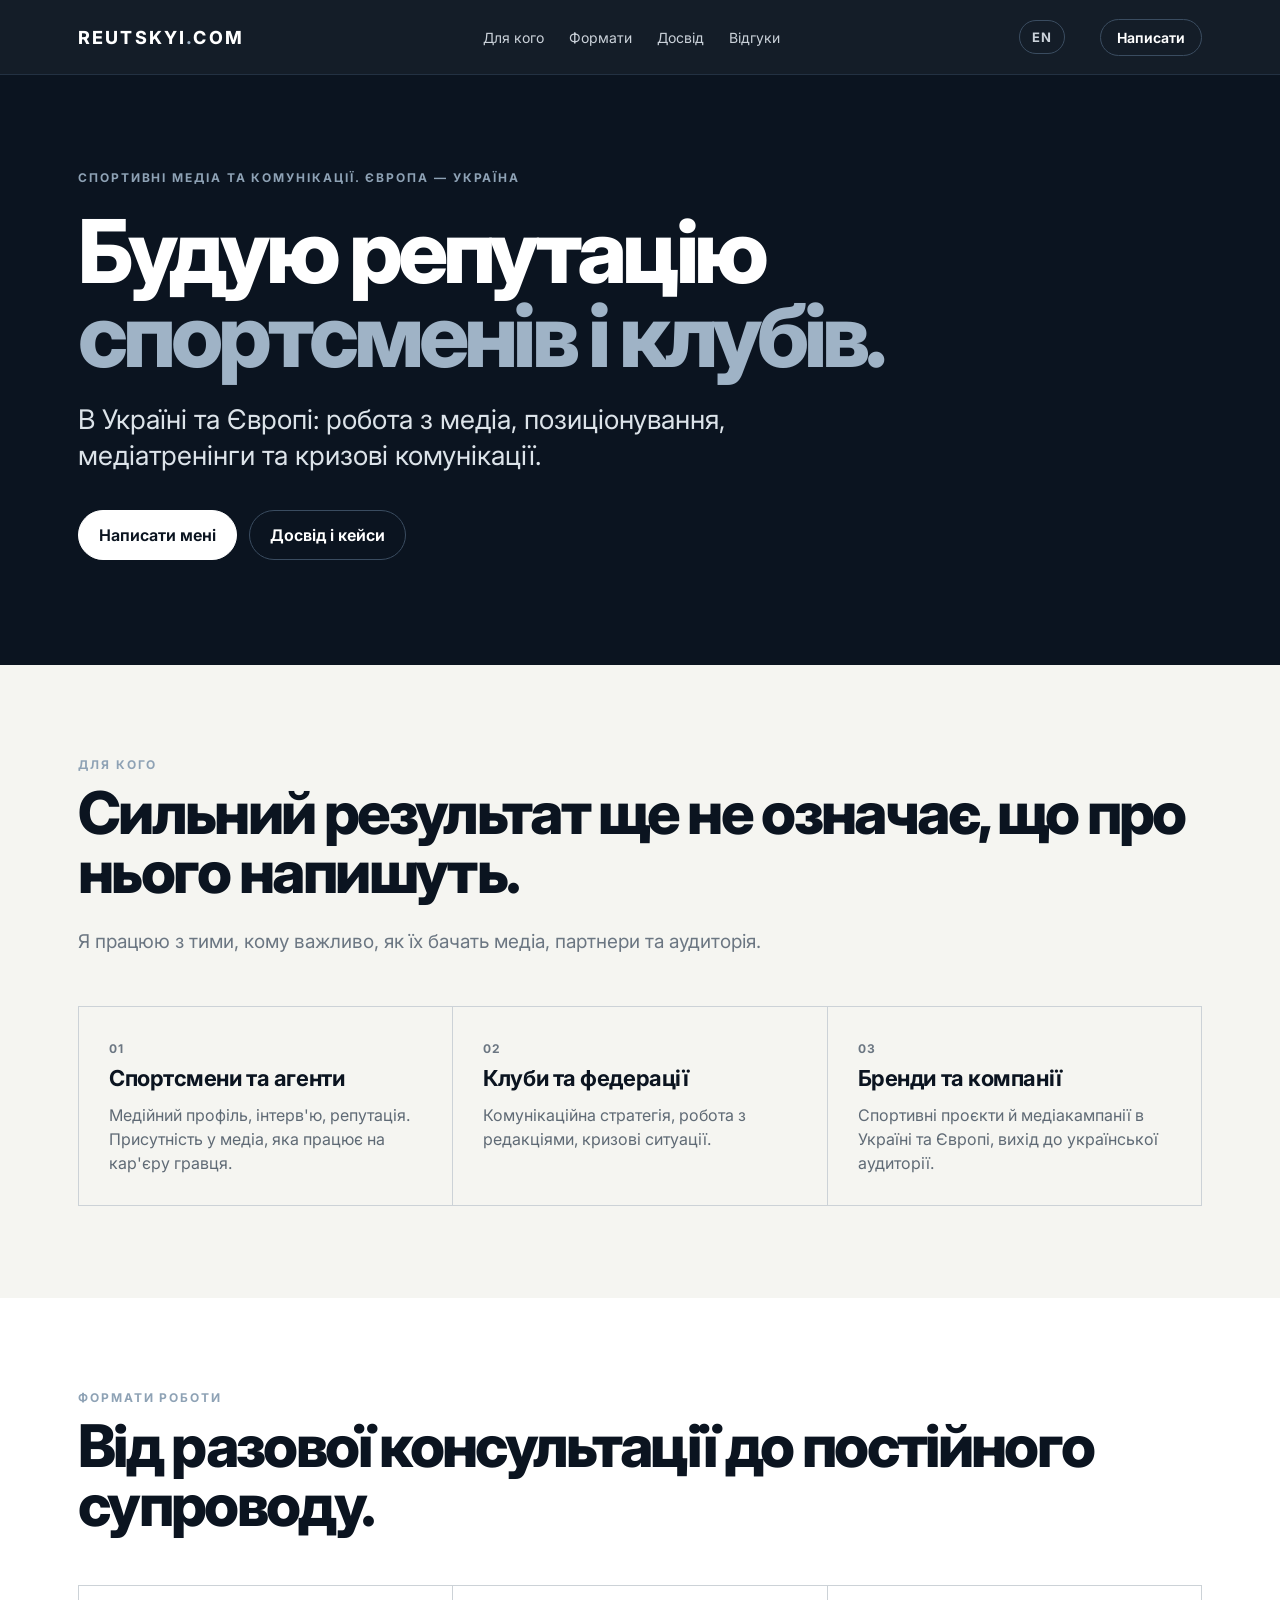
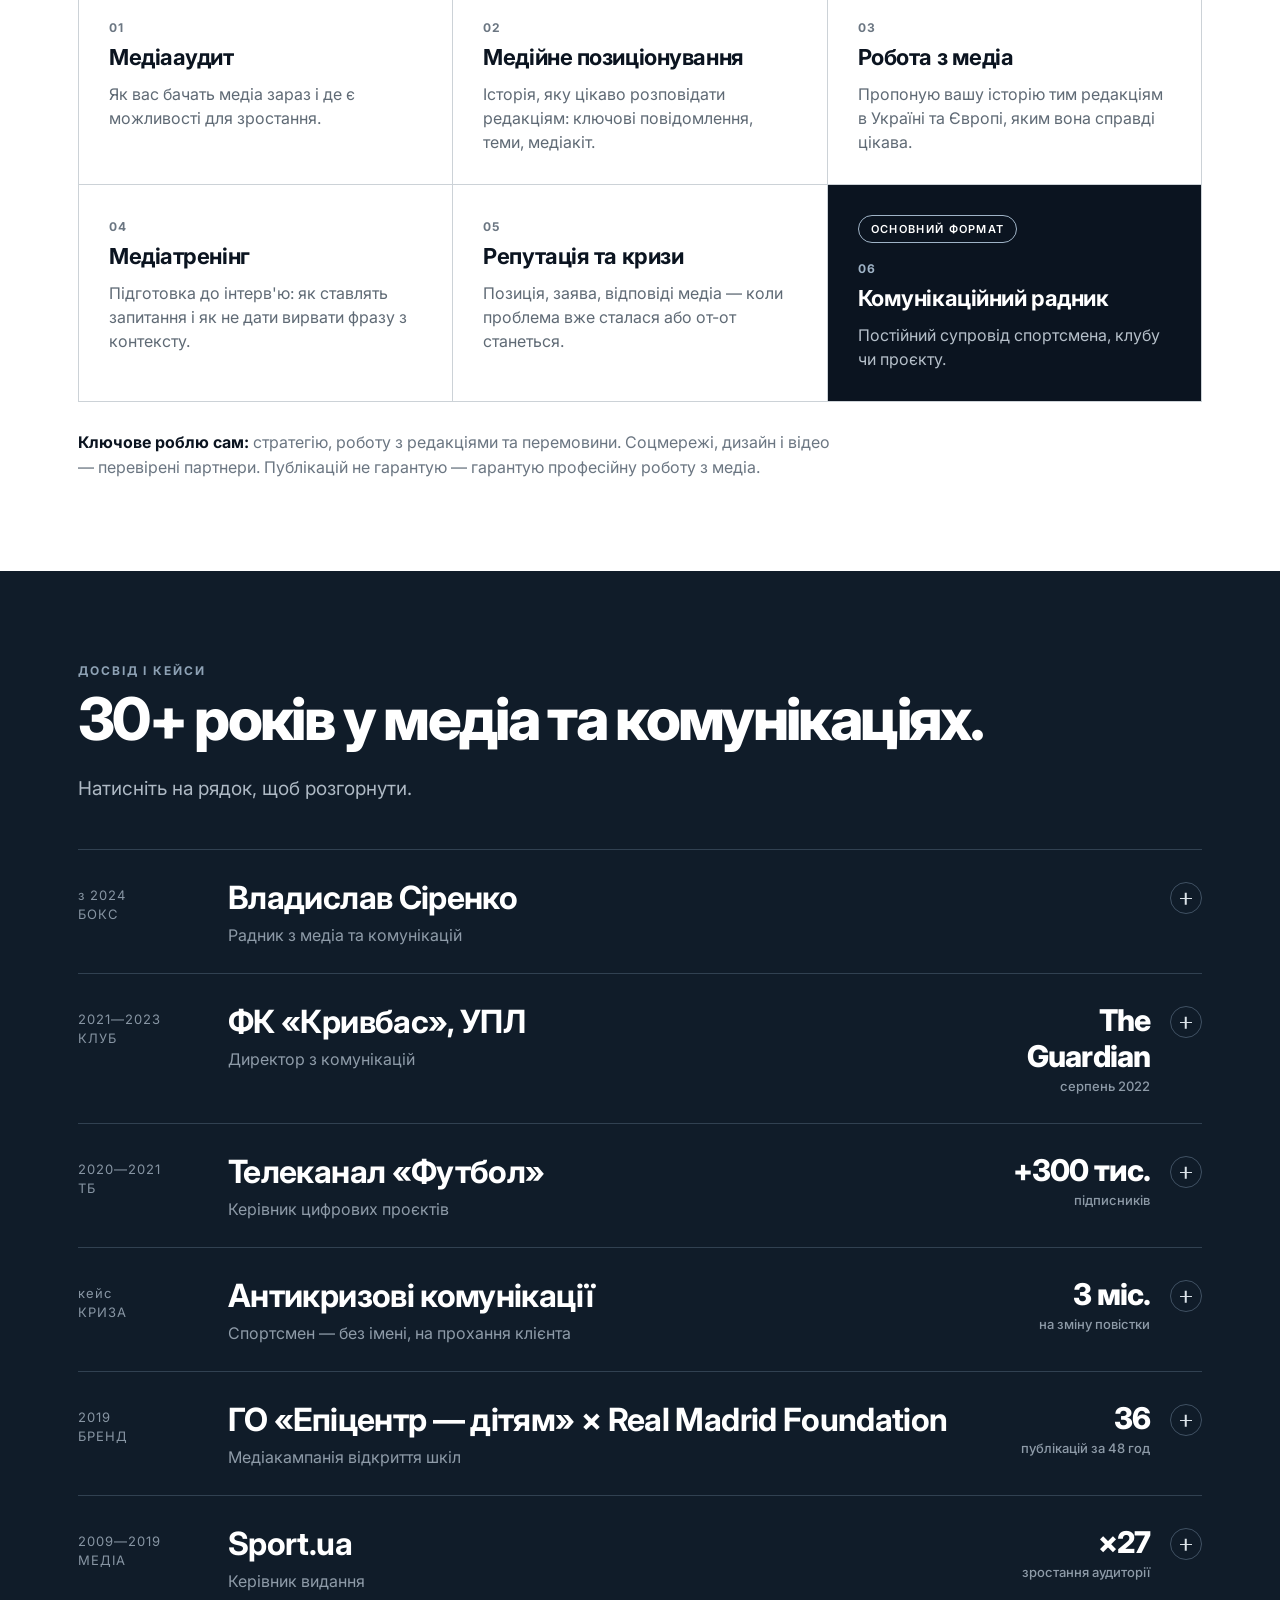
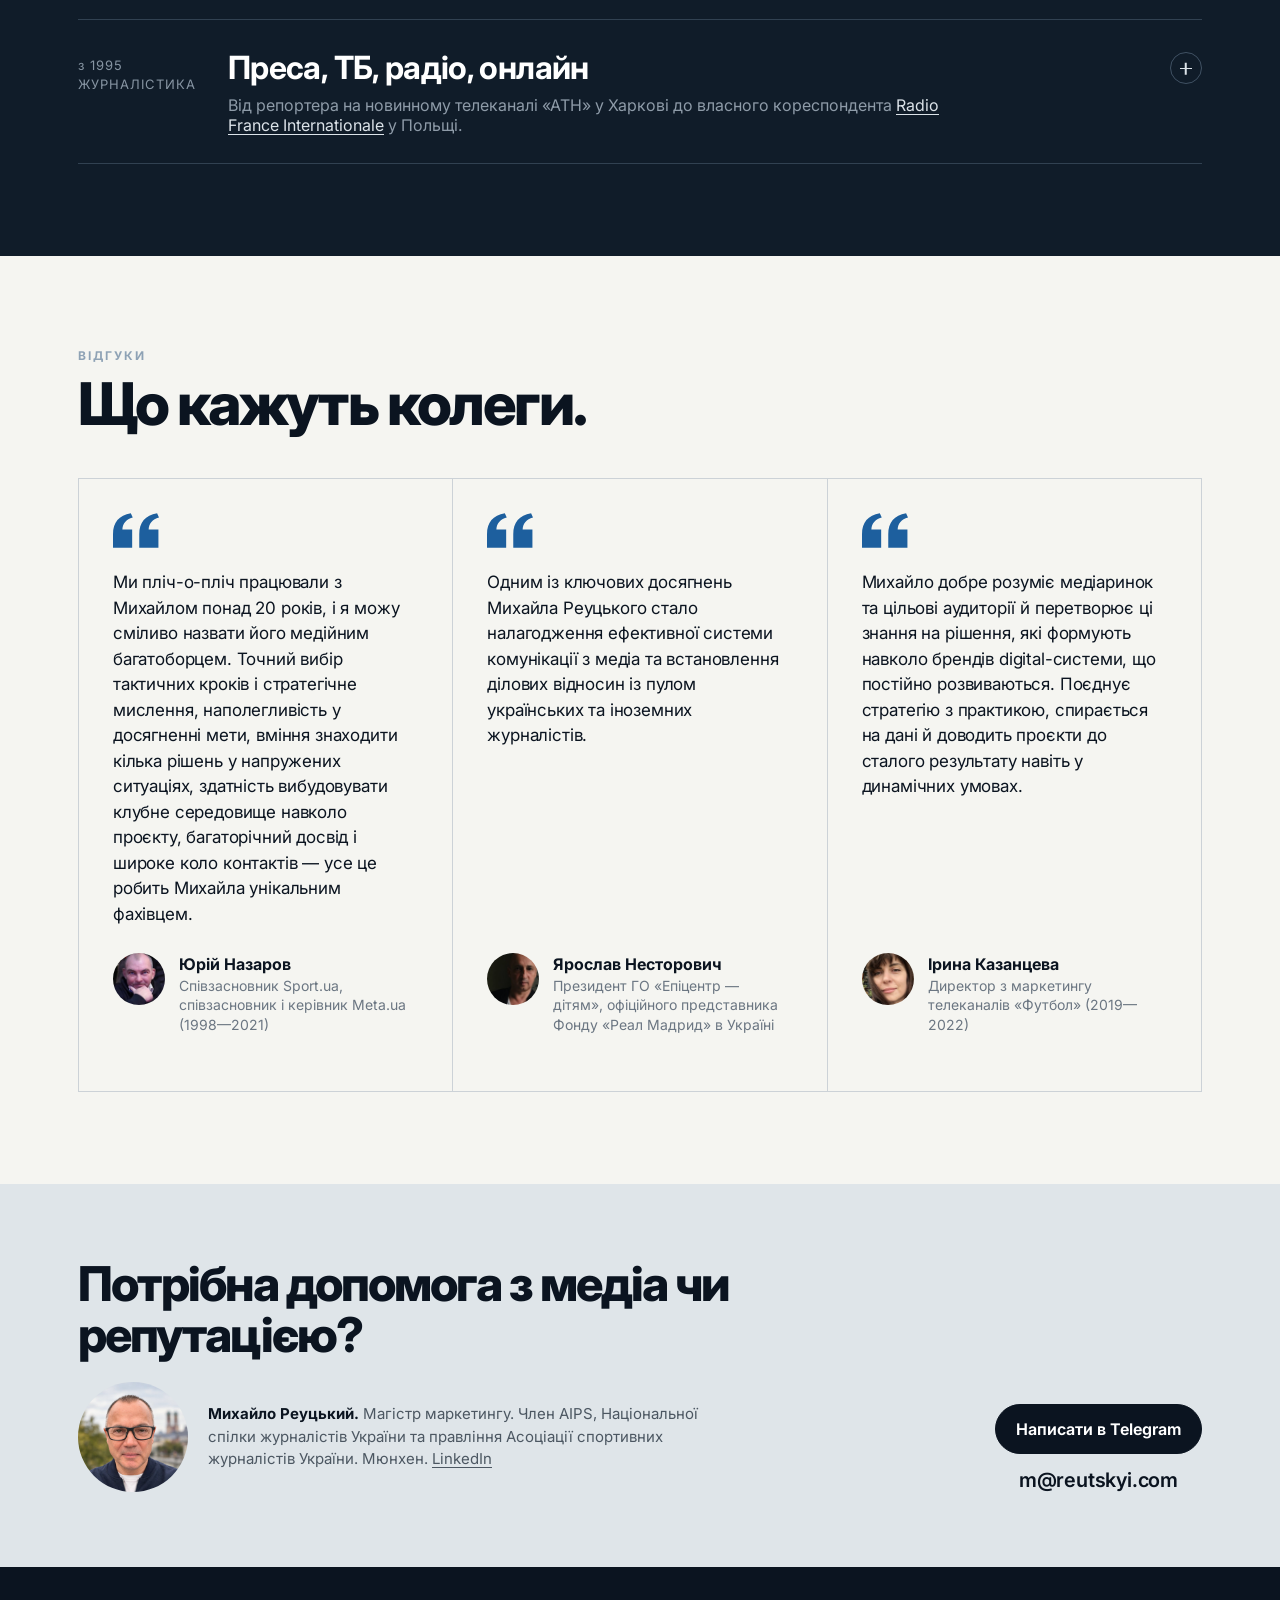
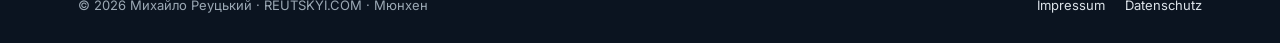
<file: index.html>
<!DOCTYPE html>
<html lang="uk">
<head>
<meta charset="utf-8">
<script defer src="https://cloud.umami.is/script.js" data-website-id="a6f40091-19ab-4811-abb3-fcdb3257c176"></script>
<meta name="viewport" content="width=device-width, initial-scale=1, viewport-fit=cover">
<title>Михайло Реуцький — спортивні медіа, PR і репутація | Україна ↔ Європа</title>
<meta name="description" content="Михайло Реуцький, Мюнхен. Медіа, PR і репутація спортсменів та клубів в Україні та Європі: робота з медіа, медіатренінги, кризові комунікації.">
<link rel="alternate" hreflang="uk" href="https://reutskyi.com/">
<link rel="alternate" hreflang="en" href="https://reutskyi.com/en/">
<link rel="alternate" hreflang="x-default" href="https://reutskyi.com/">
<link rel="canonical" href="https://reutskyi.com/">
<meta property="og:title" content="Михайло Реуцький — спортивні медіа, PR і репутація">
<meta property="og:description" content="Михайло Реуцький, Мюнхен. Медіа, PR і репутація спортсменів та клубів в Україні та Європі: робота з медіа, медіатренінги, кризові комунікації.">
<meta property="og:type" content="website">
<meta property="og:url" content="https://reutskyi.com/">
<meta property="og:locale" content="uk_UA">
<meta name="twitter:card" content="summary_large_image">
<meta property="og:image:width" content="1200">
<meta property="og:image:height" content="630">
<meta property="og:image" content="https://reutskyi.com/og.jpg">
<link rel="preload" href="/inter.woff2" as="font" type="font/woff2" crossorigin>
<link rel="stylesheet" href="/site.css?v=20261016">
<meta name="theme-color" content="#0b1420">
<link rel="icon" href="/favicon.ico" sizes="48x48">
<link rel="icon" type="image/png" href="/favicon-192.png" sizes="192x192">
<link rel="apple-touch-icon" href="/apple-touch-icon.png">
<script type="application/ld+json">
{
 "@context": "https://schema.org",
 "@type": "Person",
 "name": "Михайло Реуцький",
 "alternateName": [
  "Mykhailo Reutskyi",
  "Mikhail Reutskiy",
  "Михаил Реуцкий"
 ],
 "url": "https://reutskyi.com/",
 "image": "https://reutskyi.com/photo.jpg",
 "jobTitle": "Консультант зі спортивних комунікацій та медіа",
 "description": "Спортивні комунікації та медіа між Україною та Європою: медіааудит, позиціонування, робота з медіа, медіатренінги, репутація та кризові комунікації.",
 "email": "mailto:m@reutskyi.com",
 "address": {
  "@type": "PostalAddress",
  "addressLocality": "München",
  "addressCountry": "DE"
 },
 "sameAs": [
  "https://www.linkedin.com/in/reutskyi/"
 ],
 "memberOf": [
  {
   "@type": "Organization",
   "name": "AIPS — International Sports Press Association"
  },
  {
   "@type": "Organization",
   "name": "Національна спілка журналістів України"
  },
  {
   "@type": "Organization",
   "name": "Асоціація спортивних журналістів України"
  }
 ],
 "knowsAbout": [
  "Спортивні комунікації",
  "Media relations",
  "Антикризові комунікації",
  "Медіатренінг",
  "Спортивний маркетинг"
 ]
}
</script>
</head>
<body>

<header>
  <div class="wrap nav">
    <a class="logo" href="#top" aria-label="reutskyi.com">REUTSKYI<span>.</span>COM</a>
    <nav class="navlinks" aria-label="Головне меню">
      <a href="#for">Для кого</a>
      <a href="#formats">Формати</a>
      <a href="#cases">Досвід</a>
      <a href="#reviews">Відгуки</a>
    </nav>
    <a class="lang" href="/en/" hreflang="en" lang="en" aria-label="English version">EN</a>
    <a class="navbtn" href="#contact">Написати</a>
  </div>
</header>

<main id="top">

<section class="hero">
  <div class="wrap">
    <p class="eyebrow">Спортивні медіа та комунікації. Європа — Україна</p>
    <h1>Будую репутацію <span>спортсменів і&nbsp;клубів.</span></h1>
    <p class="lead">В Україні та Європі: робота з медіа, позиціонування, медіатренінги та кризові комунікації.</p>
    <div class="actions">
      <a class="btn primary" href="#contact">Написати мені</a>
      <a class="btn secondary" href="#cases">Досвід і кейси</a>
    </div>
  </div>
</section>

<section class="section" id="for">
  <div class="wrap">
    <p class="eyebrow">Для кого</p>
    <h2>Сильний результат ще не означає, що про нього напишуть.</h2>
    <p class="intro">Я працюю з тими, кому важливо, як їх бачать медіа, партнери та аудиторія.</p>
    <div class="grid3">
      <div class="cell"><b>01</b><h3>Спортсмени та агенти</h3><p>Медійний профіль, інтерв'ю, репутація. Присутність у медіа, яка працює на кар'єру гравця.</p></div>
      <div class="cell"><b>02</b><h3>Клуби та федерації</h3><p>Комунікаційна стратегія, робота з редакціями, кризові ситуації.</p></div>
      <div class="cell"><b>03</b><h3>Бренди та компанії</h3><p>Спортивні проєкти й медіакампанії в Україні та Європі, вихід до української аудиторії.</p></div>
    </div>
  </div>
</section>

<section class="section white" id="formats">
  <div class="wrap">
    <p class="eyebrow">Формати роботи</p>
    <h2>Від разової консультації до постійного супроводу.</h2>
    <div class="grid3">
      <div class="cell"><b>01</b><h3>Медіааудит</h3><p>Як вас бачать медіа зараз і де є можливості для зростання.</p></div>
      <div class="cell"><b>02</b><h3>Медійне позиціонування</h3><p>Історія, яку цікаво розповідати редакціям: ключові повідомлення, теми, медіакіт.</p></div>
      <div class="cell"><b>03</b><h3>Робота з медіа</h3><p>Пропоную вашу історію тим редакціям в Україні та Європі, яким вона справді цікава.</p></div>
      <div class="cell"><b>04</b><h3>Медіатренінг</h3><p>Підготовка до інтерв'ю: як ставлять запитання і як не дати вирвати фразу з контексту.</p></div>
      <div class="cell"><b>05</b><h3>Репутація та кризи</h3><p>Позиція, заява, відповіді медіа — коли проблема вже сталася або от-от станеться.</p></div>
      <div class="cell key"><span class="badge">Основний формат</span><b>06</b><h3>Комунікаційний радник</h3><p>Постійний супровід спортсмена, клубу чи проєкту.</p></div>
    </div>
    <p class="note"><strong>Ключове роблю сам:</strong> стратегію, роботу з редакціями та перемовини. Соцмережі, дизайн і відео — перевірені партнери. Публікацій не гарантую — гарантую професійну роботу з медіа.</p>
  </div>
</section>

<section class="section dark" id="cases">
  <div class="wrap">
    <p class="eyebrow">Досвід і кейси</p>
    <h2>30+ років у медіа та комунікаціях.</h2>
    <p class="intro">Натисніть на рядок, щоб розгорнути.</p>
    <div class="cases">
      <details class="case">
        <summary>
          <span class="case-num">з 2024<br>БОКС</span>
          <div><h3>Владислав Сіренко</h3><p class="case-meta">Радник з медіа та комунікацій</p></div>
          <span class="case-value"></span>
          <span class="tog" aria-hidden="true"></span>
        </summary>
        <div class="case-body one"><p>Медіа й комунікації українського боксера-супертяжа, що виступає в промоушені Zuffa Boxing.</p></div>
      </details>
      <details class="case">
        <summary>
          <span class="case-num">2021—2023<br>КЛУБ</span>
          <div><h3>ФК «Кривбас», УПЛ</h3><p class="case-meta">Директор з комунікацій</p></div>
          <span class="case-value">The Guardian<small>серпень 2022</small></span>
          <span class="tog" aria-hidden="true"></span>
        </summary>
        <div class="case-body one"><p>Відповідав за роботу клубу з медіа, зокрема в перший сезон повномасштабної війни: відносини з редакціями, ексклюзиви, кризові ситуації, іноземна преса.</p><p>Організовував медіатури до Кривого Рогу для журналістів і блогерів: інтерв'ю, доступ до команди й тренерського штабу, робота знімальних груп на місці. Серед результатів: репортаж <a href="https://www.theguardian.com/football/2022/aug/21/ukraine-fc-kryvbas-ignore-nearby-shells-as-new-season-looms" target="_blank" rel="noopener">The Guardian</a> (серпень 2022), матеріали <a href="https://www.instagram.com/zoryalondonsk/" target="_blank" rel="noopener">Zorya Londonsk</a>, а також фільми YouTube-шоу <a href="https://www.youtube.com/watch?v=FBmzEO41YpI" target="_blank" rel="noopener">«Бомбардир»</a> і <a href="https://www.youtube.com/watch?v=1__1Q5OuF3I" target="_blank" rel="noopener">«Трендець»</a>, які разом зібрали <strong>понад 470 тис. переглядів</strong>.</p></div>
      </details>
      <details class="case">
        <summary>
          <span class="case-num">2020—2021<br>ТБ</span>
          <div><h3>Телеканал «Футбол»</h3><p class="case-meta">Керівник цифрових проєктів</p></div>
          <span class="case-value">+300 тис.<small>підписників</small></span>
          <span class="tog" aria-hidden="true"></span>
        </summary>
        <div class="case-body one"><p>Стратегія сайту та соцмереж, переупакування телевізійного контенту для онлайну.</p><p>Восени 2020-го footballua.tv — у трійці спортивних сайтів України за Gemius; +300 тисяч підписників у соцмережах за 11 місяців.</p></div>
      </details>
      <details class="case">
        <summary>
          <span class="case-num">кейс<br>КРИЗА</span>
          <div><h3>Антикризові комунікації</h3><p class="case-meta">Спортсмен — без імені, на прохання клієнта</p></div>
          <span class="case-value">3 міс.<small>на зміну повістки</small></span>
          <span class="tog" aria-hidden="true"></span>
        </summary>
        <div class="case-body one"><p>Після невдалого інтерв'ю іноземному виданню перша сторінка Google за ім'ям гравця заповнилася негативними публікаціями. За три місяці позитивні новини перебили негативну повістку: медіа заговорили про гравця в іншому ключі. Згодом кризові публікації зникли і з першої сторінки Google.</p></div>
      </details>
      <details class="case">
        <summary>
          <span class="case-num">2019<br>БРЕНД</span>
          <div><h3>ГО «Епіцентр — дітям» × Real Madrid Foundation</h3><p class="case-meta">Медіакампанія відкриття шкіл</p></div>
          <span class="case-value">36<small>публікацій за 48 год</small></span>
          <span class="tog" aria-hidden="true"></span>
        </summary>
        <div class="case-body one"><p>Дві соціально-спортивні школи для 355 дітей, відкривали зірки «Реала» Макелеле та Бутрагеньо. 36 медіарозміщень за 48 годин.</p></div>
      </details>
      <details class="case">
        <summary>
          <span class="case-num">2009—2019<br>МЕДІА</span>
          <div><h3>Sport.ua</h3><p class="case-meta">Керівник видання</p></div>
          <span class="case-value">×27<small>зростання аудиторії</small></span>
          <span class="tog" aria-hidden="true"></span>
        </summary>
        <div class="case-body one"><p>Аудиторія зросла з 400 тисяч до понад 11 мільйонів користувачів на місяць. Лідер серед загальноспортивних сайтів України.</p></div>
      </details>
      <details class="case">
        <summary>
          <span class="case-num">з 1995<br>ЖУРНАЛІСТИКА</span>
          <div><h3>Преса, ТБ, радіо, онлайн</h3><p class="case-meta">Від репортера на новинному телеканалі «АТН» у Харкові до власного кореспондента <a href="https://www.rfi.fr/uk/%D0%B0%D0%B2%D1%82%D0%BE%D1%80/%D0%BC%D0%B8%D1%85%D0%B0%D0%B9%D0%BB%D0%BE-%D1%80%D0%B5%D1%83%D1%86%D1%8C%D0%BA%D0%B8%D0%B9/" target="_blank" rel="noopener">Radio France Internationale</a> у Польщі.</p></div>
          <span class="case-value"></span>
          <span class="tog" aria-hidden="true"></span>
        </summary>
        <div class="case-body one">
          <p>Публікації: газета «День», сайти Sport.ua, «Чемпіон», Xsport, «Трибуна» та інші.</p>
        </div>
      </details>
    </div>
  </div>
</section>

<section class="section" id="reviews">
  <div class="wrap">
    <p class="eyebrow">Відгуки</p>
    <h2>Що кажуть колеги.</h2>
    <div class="reviews">
      <figure class="review">
        <blockquote>Ми пліч-о-пліч працювали з Михайлом понад 20 років, і я можу сміливо назвати його медійним багатоборцем. Точний вибір тактичних кроків і стратегічне мислення, наполегливість у досягненні мети, вміння знаходити кілька рішень у напружених ситуаціях, здатність вибудовувати клубне середовище навколо проєкту, багаторічний досвід і широке коло контактів — усе це робить Михайла унікальним фахівцем.</blockquote>
        <figcaption><img src="/nazarov.jpg" width="220" height="220" loading="lazy" alt="Юрій Назаров"><span><b>Юрій Назаров</b>Співзасновник Sport.ua, співзасновник і керівник Meta.ua (1998—2021)</span></figcaption>
      </figure>
      <figure class="review">
        <blockquote>Одним із ключових досягнень Михайла Реуцького стало налагодження ефективної системи комунікації з медіа та встановлення ділових відносин із пулом українських та іноземних журналістів.</blockquote>
        <figcaption><img src="/nestorovych.jpg" width="220" height="220" loading="lazy" alt="Ярослав Несторович"><span><b>Ярослав Несторович</b>Президент ГО «Епіцентр — дітям», офіційного представника Фонду «Реал Мадрид» в Україні</span></figcaption>
      </figure>
      <figure class="review">
        <blockquote>Михайло добре розуміє медіаринок та цільові аудиторії й перетворює ці знання на рішення, які формують навколо брендів digital-системи, що постійно розвиваються. Поєднує стратегію з практикою, спирається на дані й доводить проєкти до сталого результату навіть у динамічних умовах.</blockquote>
        <figcaption><img src="/kazantseva.jpg" width="220" height="220" loading="lazy" alt="Ірина Казанцева"><span><b>Ірина Казанцева</b>Директор з маркетингу телеканалів «Футбол» (2019—2022)</span></figcaption>
      </figure>
    </div>
  </div>
</section>

<section class="cta" id="contact">
  <div class="wrap cta-inner">
    <div>
      <h2>Потрібна допомога з медіа чи репутацією?</h2>
      <div class="me">
        <img src="/photo.jpg" width="640" height="640" alt="Михайло Реуцький">
        <p><b>Михайло Реуцький.</b> Магістр маркетингу. Член AIPS, Національної спілки журналістів України та правління Асоціації спортивних журналістів України. Мюнхен. <a href="https://www.linkedin.com/in/reutskyi/" target="_blank" rel="noopener">LinkedIn</a></p>
      </div>
    </div>
    <div class="contact">
      <div class="cbtns"><a class="btn primary dark" href="https://t.me/metarem" target="_blank" rel="noopener">Написати в Telegram</a></div>
      <p class="mail">m@reutskyi.com</p>
    </div>
  </div>
</section>

</main>

<footer>
  <div class="wrap footerrow">
    <span>© 2026 Михайло Реуцький · REUTSKYI.COM · Мюнхен</span>
    <nav aria-label="Правова інформація"><a href="/impressum.html">Impressum</a><a href="/datenschutz.html">Datenschutz</a></nav>
  </div>
</footer>

</body>
</html>
</file>
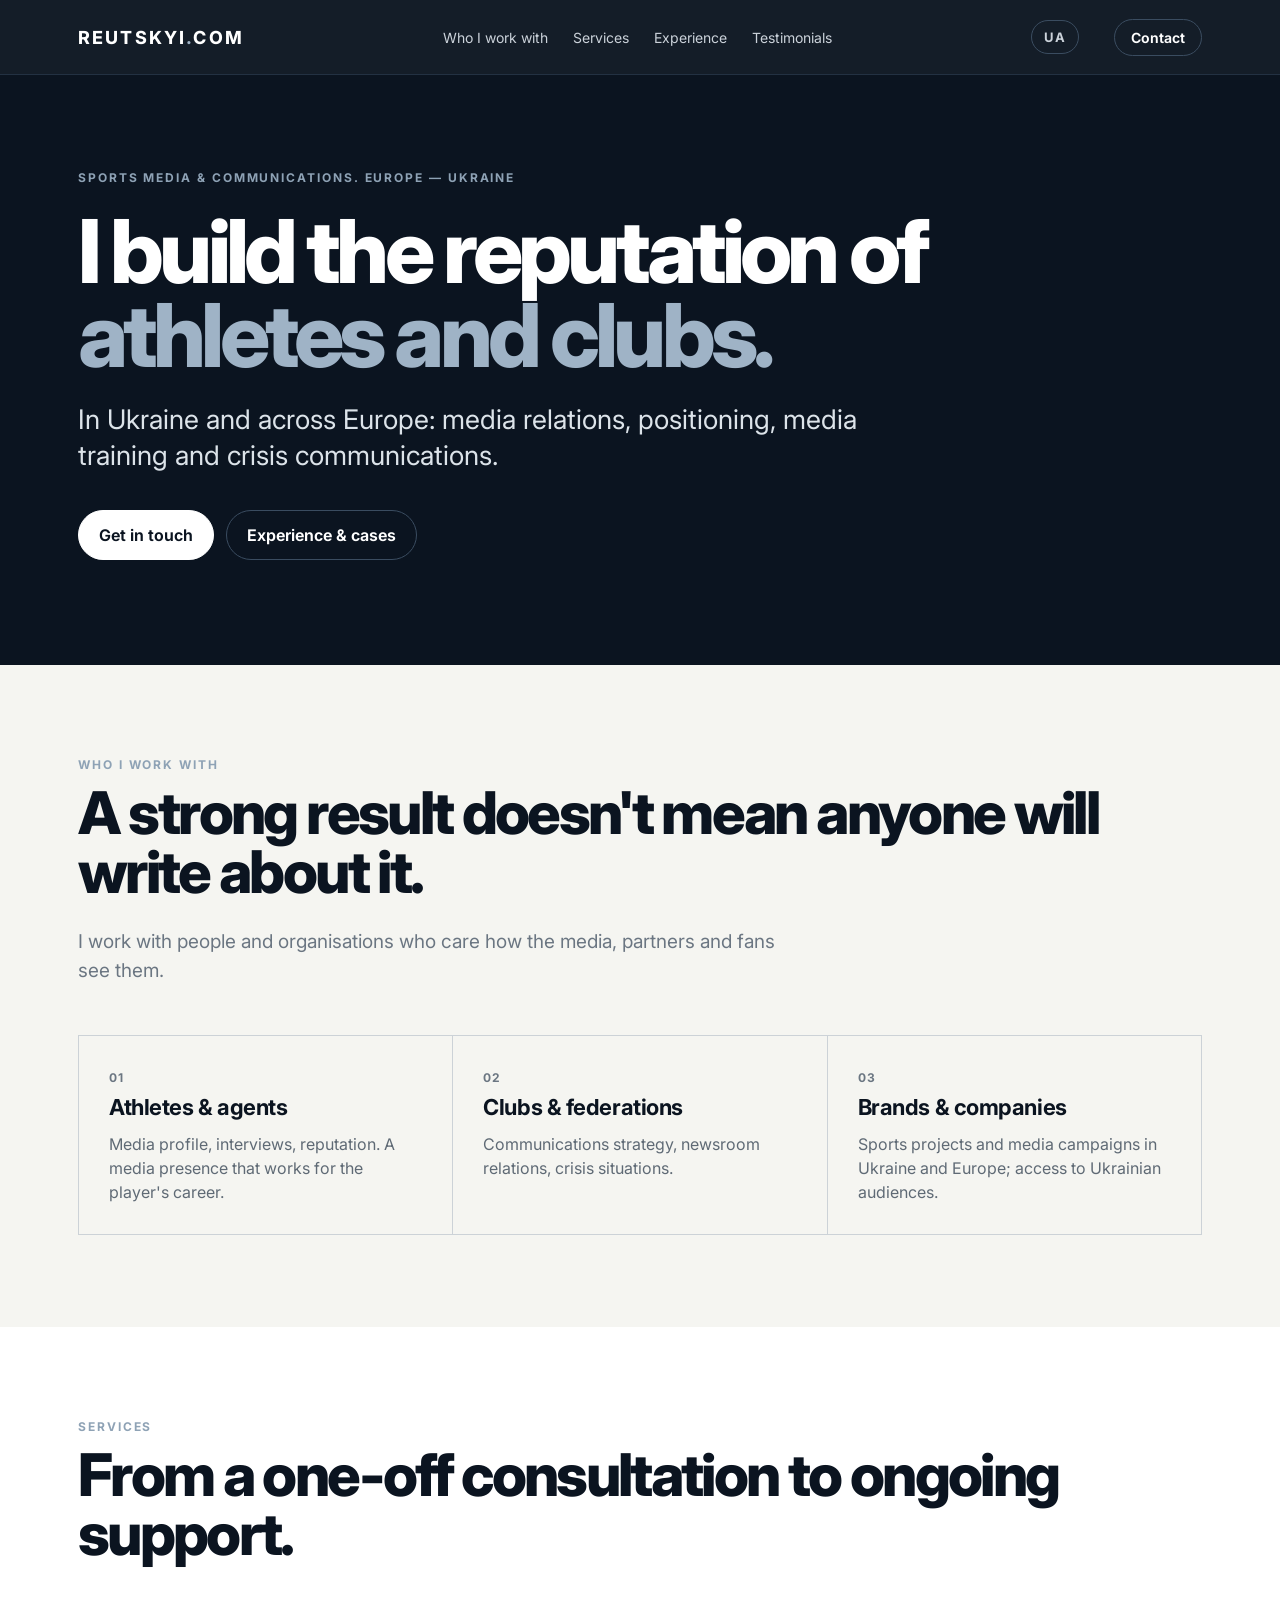
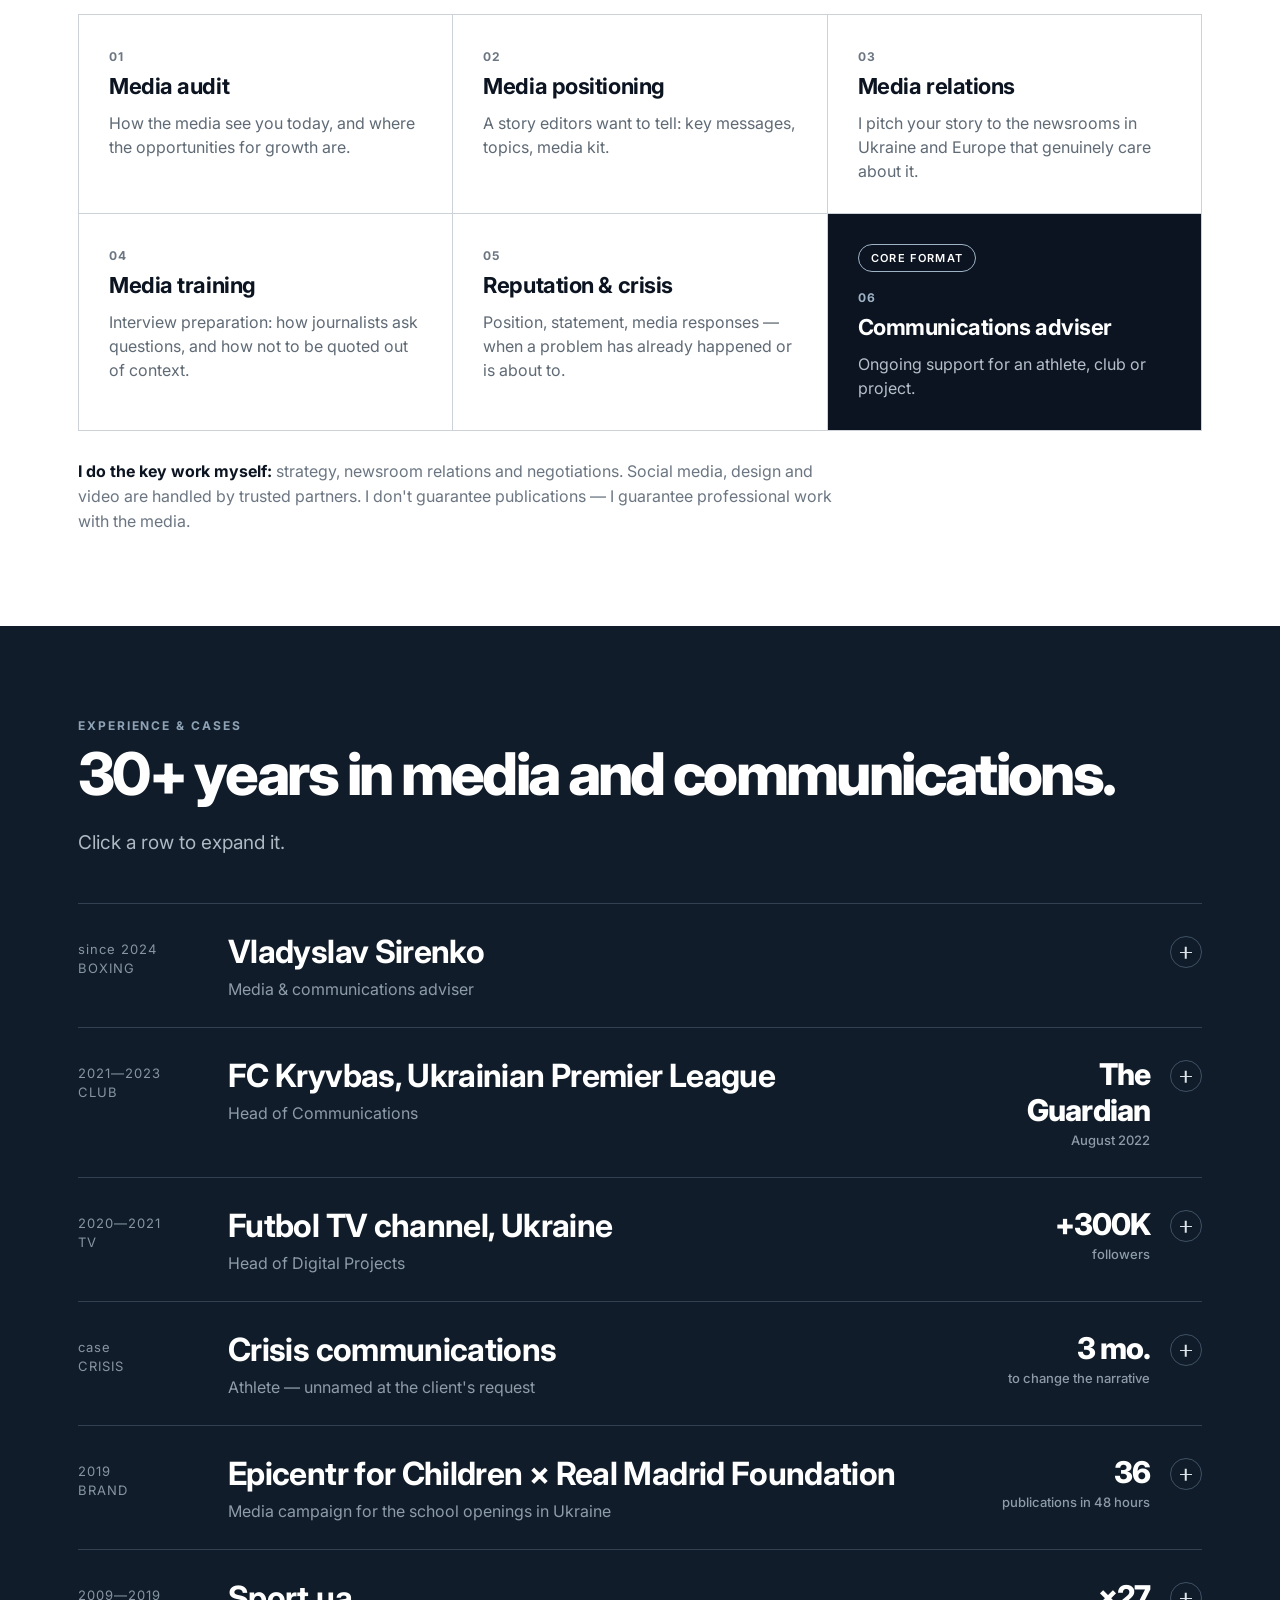
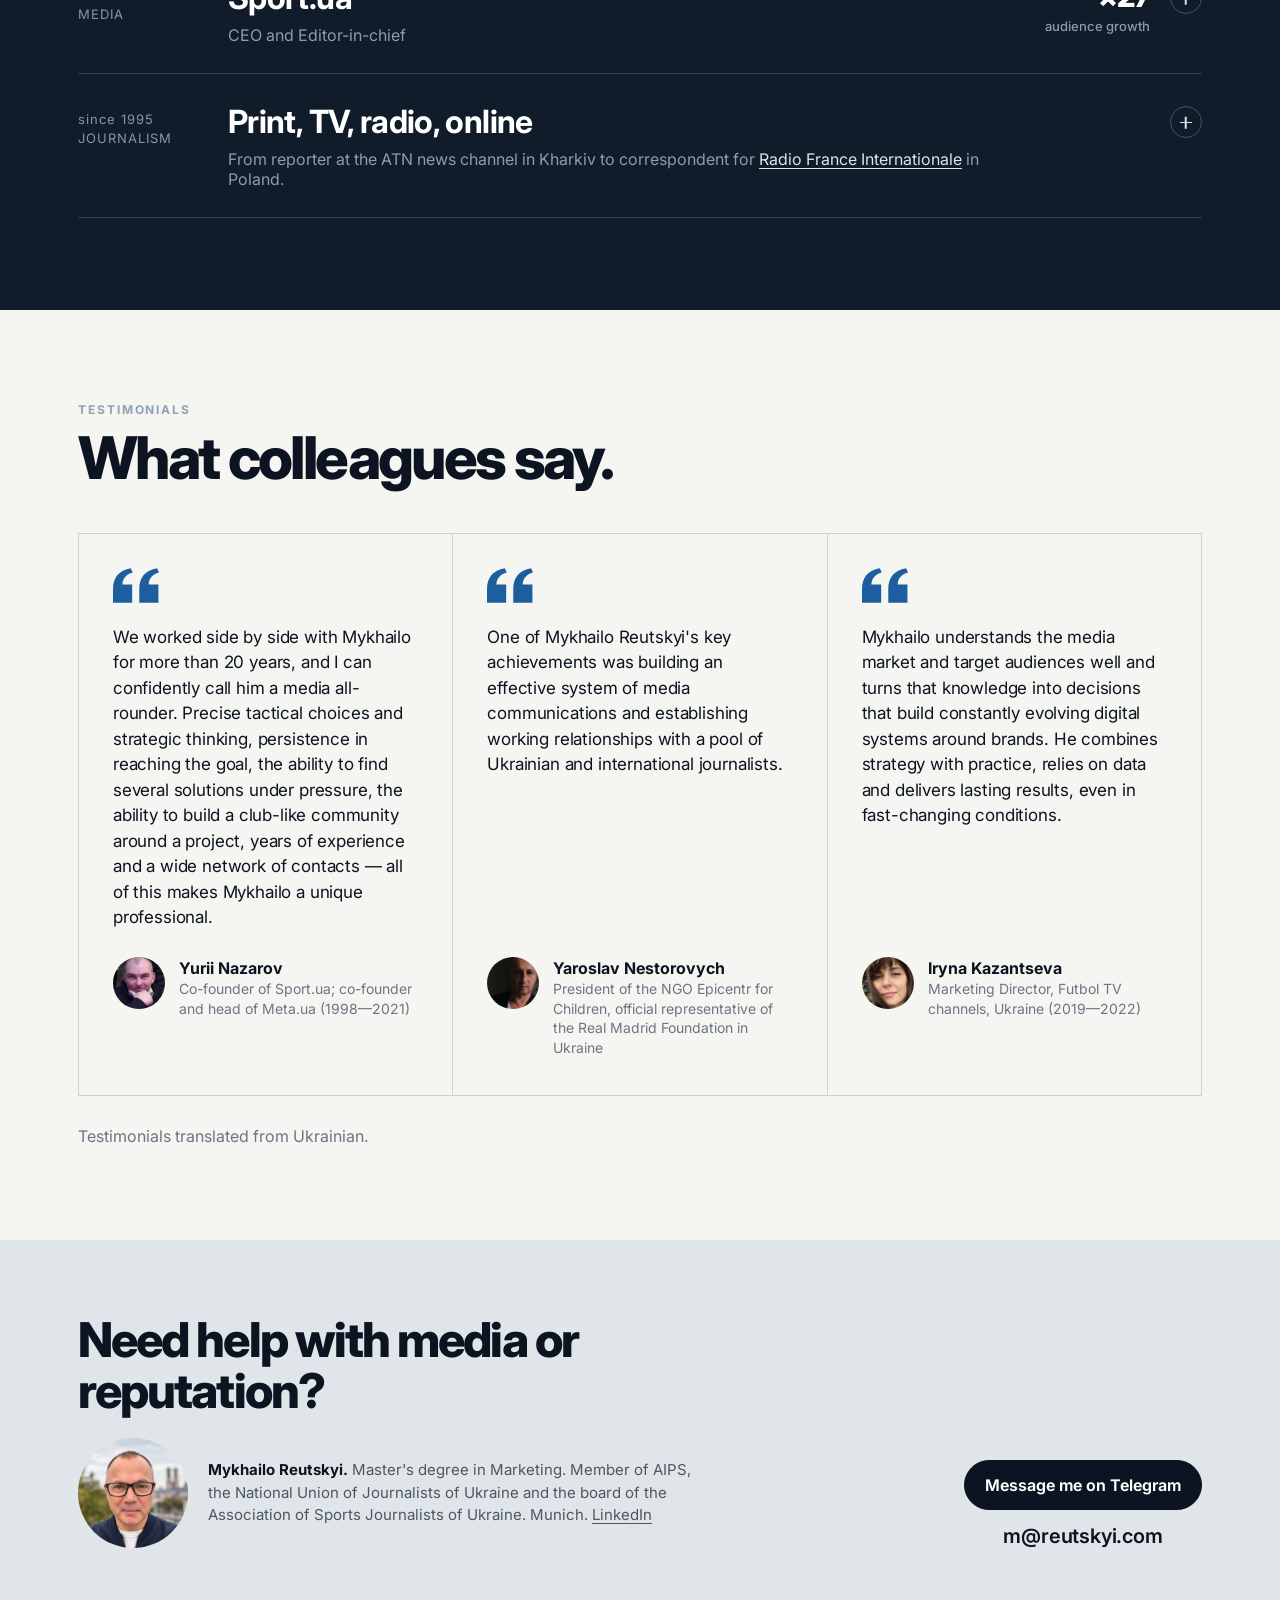
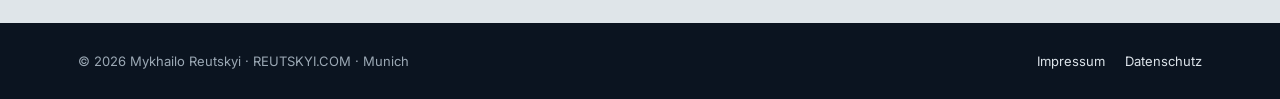
<file: en/index.html>
<!DOCTYPE html>
<html lang="en">
<head>
<meta charset="utf-8">
<script defer src="https://cloud.umami.is/script.js" data-website-id="a6f40091-19ab-4811-abb3-fcdb3257c176"></script>
<meta name="viewport" content="width=device-width, initial-scale=1, viewport-fit=cover">
<title>Mykhailo Reutskyi — Sports PR &amp; Media Consultant | Ukraine ↔ Europe</title>
<meta name="description" content="Mykhailo Reutskyi, Munich. Media, PR and reputation for athletes and clubs in Ukraine and Europe: media relations, media training, crisis communications.">
<link rel="alternate" hreflang="uk" href="https://reutskyi.com/">
<link rel="alternate" hreflang="en" href="https://reutskyi.com/en/">
<link rel="alternate" hreflang="x-default" href="https://reutskyi.com/">
<link rel="canonical" href="https://reutskyi.com/en/">
<meta property="og:title" content="Mykhailo Reutskyi — Sports PR &amp; Media Consultant">
<meta property="og:description" content="Mykhailo Reutskyi, Munich. Media, PR and reputation for athletes and clubs in Ukraine and Europe: media relations, media training, crisis communications.">
<meta property="og:type" content="website">
<meta property="og:url" content="https://reutskyi.com/en/">
<meta property="og:locale" content="en_GB">
<meta property="og:locale:alternate" content="uk_UA">
<meta name="twitter:card" content="summary_large_image">
<meta property="og:image:width" content="1200">
<meta property="og:image:height" content="630">
<meta property="og:image" content="https://reutskyi.com/og-en.jpg">
<link rel="preload" href="/inter.woff2" as="font" type="font/woff2" crossorigin>
<link rel="stylesheet" href="/site.css?v=20261016">
<meta name="theme-color" content="#0b1420">
<link rel="icon" href="/favicon.ico" sizes="48x48">
<link rel="icon" type="image/png" href="/favicon-192.png" sizes="192x192">
<link rel="apple-touch-icon" href="/apple-touch-icon.png">
<script type="application/ld+json">
{
 "@context": "https://schema.org",
 "@type": "Person",
 "name": "Mykhailo Reutskyi",
 "alternateName": [
  "Михайло Реуцький",
  "Mikhail Reutskiy",
  "Michael Reutskyi"
 ],
 "url": "https://reutskyi.com/en/",
 "image": "https://reutskyi.com/photo.jpg",
 "jobTitle": "Sports communications and media consultant",
 "description": "Sports communications and media between Ukraine and Europe: media audits, positioning, media relations, media training, reputation and crisis communications.",
 "email": "mailto:m@reutskyi.com",
 "address": {
  "@type": "PostalAddress",
  "addressLocality": "Munich",
  "addressCountry": "DE"
 },
 "sameAs": [
  "https://www.linkedin.com/in/reutskyi/"
 ],
 "memberOf": [
  {
   "@type": "Organization",
   "name": "AIPS — International Sports Press Association"
  },
  {
   "@type": "Organization",
   "name": "National Union of Journalists of Ukraine"
  },
  {
   "@type": "Organization",
   "name": "Association of Sports Journalists of Ukraine"
  }
 ],
 "knowsAbout": [
  "Sports communications",
  "Media relations",
  "Crisis communications",
  "Media training",
  "Sports marketing"
 ]
}
</script>
</head>
<body>

<header>
  <div class="wrap nav">
    <a class="logo" href="#top" aria-label="reutskyi.com">REUTSKYI<span>.</span>COM</a>
    <nav class="navlinks" aria-label="Main menu">
      <a href="#for">Who I work with</a>
      <a href="#formats">Services</a>
      <a href="#cases">Experience</a>
      <a href="#reviews">Testimonials</a>
    </nav>
    <a class="lang" href="/" hreflang="uk" lang="uk" aria-label="Українська версія">UA</a>
    <a class="navbtn" href="#contact">Contact</a>
  </div>
</header>

<main id="top">

<section class="hero">
  <div class="wrap">
    <p class="eyebrow">Sports media &amp; communications. Europe — Ukraine</p>
    <h1>I build the reputation of <span>athletes and&nbsp;clubs.</span></h1>
    <p class="lead">In Ukraine and across Europe: media relations, positioning, media training and crisis communications.</p>
    <div class="actions">
      <a class="btn primary" href="#contact">Get in touch</a>
      <a class="btn secondary" href="#cases">Experience &amp; cases</a>
    </div>
  </div>
</section>

<section class="section" id="for">
  <div class="wrap">
    <p class="eyebrow">Who I work with</p>
    <h2>A strong result doesn't mean anyone will write about it.</h2>
    <p class="intro">I work with people and organisations who care how the media, partners and fans see them.</p>
    <div class="grid3">
      <div class="cell"><b>01</b><h3>Athletes &amp; agents</h3><p>Media profile, interviews, reputation. A media presence that works for the player's career.</p></div>
      <div class="cell"><b>02</b><h3>Clubs &amp; federations</h3><p>Communications strategy, newsroom relations, crisis situations.</p></div>
      <div class="cell"><b>03</b><h3>Brands &amp; companies</h3><p>Sports projects and media campaigns in Ukraine and Europe; access to Ukrainian audiences.</p></div>
    </div>
  </div>
</section>

<section class="section white" id="formats">
  <div class="wrap">
    <p class="eyebrow">Services</p>
    <h2>From a one-off consultation to ongoing support.</h2>
    <div class="grid3">
      <div class="cell"><b>01</b><h3>Media audit</h3><p>How the media see you today, and where the opportunities for growth are.</p></div>
      <div class="cell"><b>02</b><h3>Media positioning</h3><p>A story editors want to tell: key messages, topics, media kit.</p></div>
      <div class="cell"><b>03</b><h3>Media relations</h3><p>I pitch your story to the newsrooms in Ukraine and Europe that genuinely care about it.</p></div>
      <div class="cell"><b>04</b><h3>Media training</h3><p>Interview preparation: how journalists ask questions, and how not to be quoted out of context.</p></div>
      <div class="cell"><b>05</b><h3>Reputation &amp; crisis</h3><p>Position, statement, media responses — when a problem has already happened or is about to.</p></div>
      <div class="cell key"><span class="badge">Core format</span><b>06</b><h3>Communications adviser</h3><p>Ongoing support for an athlete, club or project.</p></div>
    </div>
    <p class="note"><strong>I do the key work myself:</strong> strategy, newsroom relations and negotiations. Social media, design and video are handled by trusted partners. I don't guarantee publications — I guarantee professional work with the media.</p>
  </div>
</section>

<section class="section dark" id="cases">
  <div class="wrap">
    <p class="eyebrow">Experience &amp; cases</p>
    <h2>30+ years in media and communications.</h2>
    <p class="intro">Click a row to expand it.</p>
    <div class="cases">
      <details class="case">
        <summary>
          <span class="case-num">since 2024<br>BOXING</span>
          <div><h3>Vladyslav Sirenko</h3><p class="case-meta">Media &amp; communications adviser</p></div>
          <span class="case-value"></span>
          <span class="tog" aria-hidden="true"></span>
        </summary>
        <div class="case-body one"><p>Media and communications for a Ukrainian heavyweight boxer competing under Zuffa Boxing.</p></div>
      </details>
      <details class="case">
        <summary>
          <span class="case-num">2021—2023<br>CLUB</span>
          <div><h3>FC Kryvbas, Ukrainian Premier League</h3><p class="case-meta">Head of Communications</p></div>
          <span class="case-value">The Guardian<small>August 2022</small></span>
          <span class="tog" aria-hidden="true"></span>
        </summary>
        <div class="case-body one"><p>Responsible for the club's media relations, including the first season of the full-scale war: newsroom relations, exclusives, crisis situations, international press.</p><p>Organised media trips to Kryvyi Rih for journalists and creators: interviews, access to the squad and coaching staff, film crews working on site. Results included a report in <a href="https://www.theguardian.com/football/2022/aug/21/ukraine-fc-kryvbas-ignore-nearby-shells-as-new-season-looms" target="_blank" rel="noopener">The Guardian</a> (August 2022), pieces by <a href="https://www.instagram.com/zoryalondonsk/" target="_blank" rel="noopener">Zorya Londonsk</a>, and films by the YouTube shows <a href="https://www.youtube.com/watch?v=FBmzEO41YpI" target="_blank" rel="noopener">Bombardyr</a> and <a href="https://www.youtube.com/watch?v=1__1Q5OuF3I" target="_blank" rel="noopener">Trendets</a>, which together drew <strong>more than 470,000 views</strong>.</p></div>
      </details>
      <details class="case">
        <summary>
          <span class="case-num">2020—2021<br>TV</span>
          <div><h3>Futbol TV channel, Ukraine</h3><p class="case-meta">Head of Digital Projects</p></div>
          <span class="case-value">+300K<small>followers</small></span>
          <span class="tog" aria-hidden="true"></span>
        </summary>
        <div class="case-body one"><p>Website and social media strategy; repackaging TV content for online audiences.</p><p>In autumn 2020, footballua.tv was among Ukraine's top three sports websites according to Gemius; +300,000 social media followers in 11 months.</p></div>
      </details>
      <details class="case">
        <summary>
          <span class="case-num">case<br>CRISIS</span>
          <div><h3>Crisis communications</h3><p class="case-meta">Athlete — unnamed at the client's request</p></div>
          <span class="case-value">3 mo.<small>to change the narrative</small></span>
          <span class="tog" aria-hidden="true"></span>
        </summary>
        <div class="case-body one"><p>After an unfortunate interview with a foreign publication, the first page of Google results for the player's name filled up with negative coverage. Within three months, positive news outweighed the negative narrative: the media started talking about the player in a different way. Later, the crisis coverage disappeared from the first page of Google altogether.</p></div>
      </details>
      <details class="case">
        <summary>
          <span class="case-num">2019<br>BRAND</span>
          <div><h3>Epicentr for Children × Real Madrid Foundation</h3><p class="case-meta">Media campaign for the school openings in Ukraine</p></div>
          <span class="case-value">36<small>publications in 48 hours</small></span>
          <span class="tog" aria-hidden="true"></span>
        </summary>
        <div class="case-body one"><p>Two social sports schools for 355 children, opened by Real Madrid legends Claude Makélélé and Emilio Butragueño. 36 media placements in 48 hours.</p></div>
      </details>
      <details class="case">
        <summary>
          <span class="case-num">2009—2019<br>MEDIA</span>
          <div><h3>Sport.ua</h3><p class="case-meta">CEO and Editor-in-chief</p></div>
          <span class="case-value">×27<small>audience growth</small></span>
          <span class="tog" aria-hidden="true"></span>
        </summary>
        <div class="case-body one"><p>The audience grew from 400,000 to more than 11 million users a month. Ukraine's leading general sports website.</p></div>
      </details>
      <details class="case">
        <summary>
          <span class="case-num">since 1995<br>JOURNALISM</span>
          <div><h3>Print, TV, radio, online</h3><p class="case-meta">From reporter at the ATN news channel in Kharkiv to correspondent for <a href="https://www.rfi.fr/uk/%D0%B0%D0%B2%D1%82%D0%BE%D1%80/%D0%BC%D0%B8%D1%85%D0%B0%D0%B9%D0%BB%D0%BE-%D1%80%D0%B5%D1%83%D1%86%D1%8C%D0%BA%D0%B8%D0%B9/" target="_blank" rel="noopener">Radio France Internationale</a> in Poland.</p></div>
          <span class="case-value"></span>
          <span class="tog" aria-hidden="true"></span>
        </summary>
        <div class="case-body one"><p>Published in: Den newspaper; Sport.ua, Champion, Xsport, Tribuna and other websites.</p></div>
      </details>
    </div>
  </div>
</section>

<section class="section" id="reviews">
  <div class="wrap">
    <p class="eyebrow">Testimonials</p>
    <h2>What colleagues say.</h2>
    <div class="reviews">
      <figure class="review">
        <blockquote>We worked side by side with Mykhailo for more than 20 years, and I can confidently call him a media all-rounder. Precise tactical choices and strategic thinking, persistence in reaching the goal, the ability to find several solutions under pressure, the ability to build a club-like community around a project, years of experience and a wide network of contacts — all of this makes Mykhailo a unique professional.</blockquote>
        <figcaption><img src="/nazarov.jpg" width="220" height="220" loading="lazy" alt="Yurii Nazarov"><span><b>Yurii Nazarov</b>Co-founder of Sport.ua; co-founder and head of Meta.ua (1998—2021)</span></figcaption>
      </figure>
      <figure class="review">
        <blockquote>One of Mykhailo Reutskyi's key achievements was building an effective system of media communications and establishing working relationships with a pool of Ukrainian and international journalists.</blockquote>
        <figcaption><img src="/nestorovych.jpg" width="220" height="220" loading="lazy" alt="Yaroslav Nestorovych"><span><b>Yaroslav Nestorovych</b>President of the NGO Epicentr for Children, official representative of the Real Madrid Foundation in Ukraine</span></figcaption>
      </figure>
      <figure class="review">
        <blockquote>Mykhailo understands the media market and target audiences well and turns that knowledge into decisions that build constantly evolving digital systems around brands. He combines strategy with practice, relies on data and delivers lasting results, even in fast-changing conditions.</blockquote>
        <figcaption><img src="/kazantseva.jpg" width="220" height="220" loading="lazy" alt="Iryna Kazantseva"><span><b>Iryna Kazantseva</b>Marketing Director, Futbol TV channels, Ukraine (2019—2022)</span></figcaption>
      </figure>
    </div>
    <p class="note">Testimonials translated from Ukrainian.</p>
  </div>
</section>

<section class="cta" id="contact">
  <div class="wrap cta-inner">
    <div>
      <h2>Need help with media or reputation?</h2>
      <div class="me">
        <img src="/photo.jpg" width="640" height="640" alt="Mykhailo Reutskyi">
        <p><b>Mykhailo Reutskyi.</b> Master's degree in Marketing. Member of AIPS, the National Union of Journalists of Ukraine and the board of the Association of Sports Journalists of Ukraine. Munich. <a href="https://www.linkedin.com/in/reutskyi/" target="_blank" rel="noopener">LinkedIn</a></p>
      </div>
    </div>
    <div class="contact">
      <div class="cbtns"><a class="btn primary dark" href="https://t.me/metarem" target="_blank" rel="noopener">Message me on Telegram</a></div>
      <p class="mail">m@reutskyi.com</p>
    </div>
  </div>
</section>

</main>

<footer>
  <div class="wrap footerrow">
    <span>© 2026 Mykhailo Reutskyi · REUTSKYI.COM · Munich</span>
    <nav aria-label="Legal"><a href="/impressum.html">Impressum</a><a href="/datenschutz.html">Datenschutz</a></nav>
  </div>
</footer>

</body>
</html>
</file>
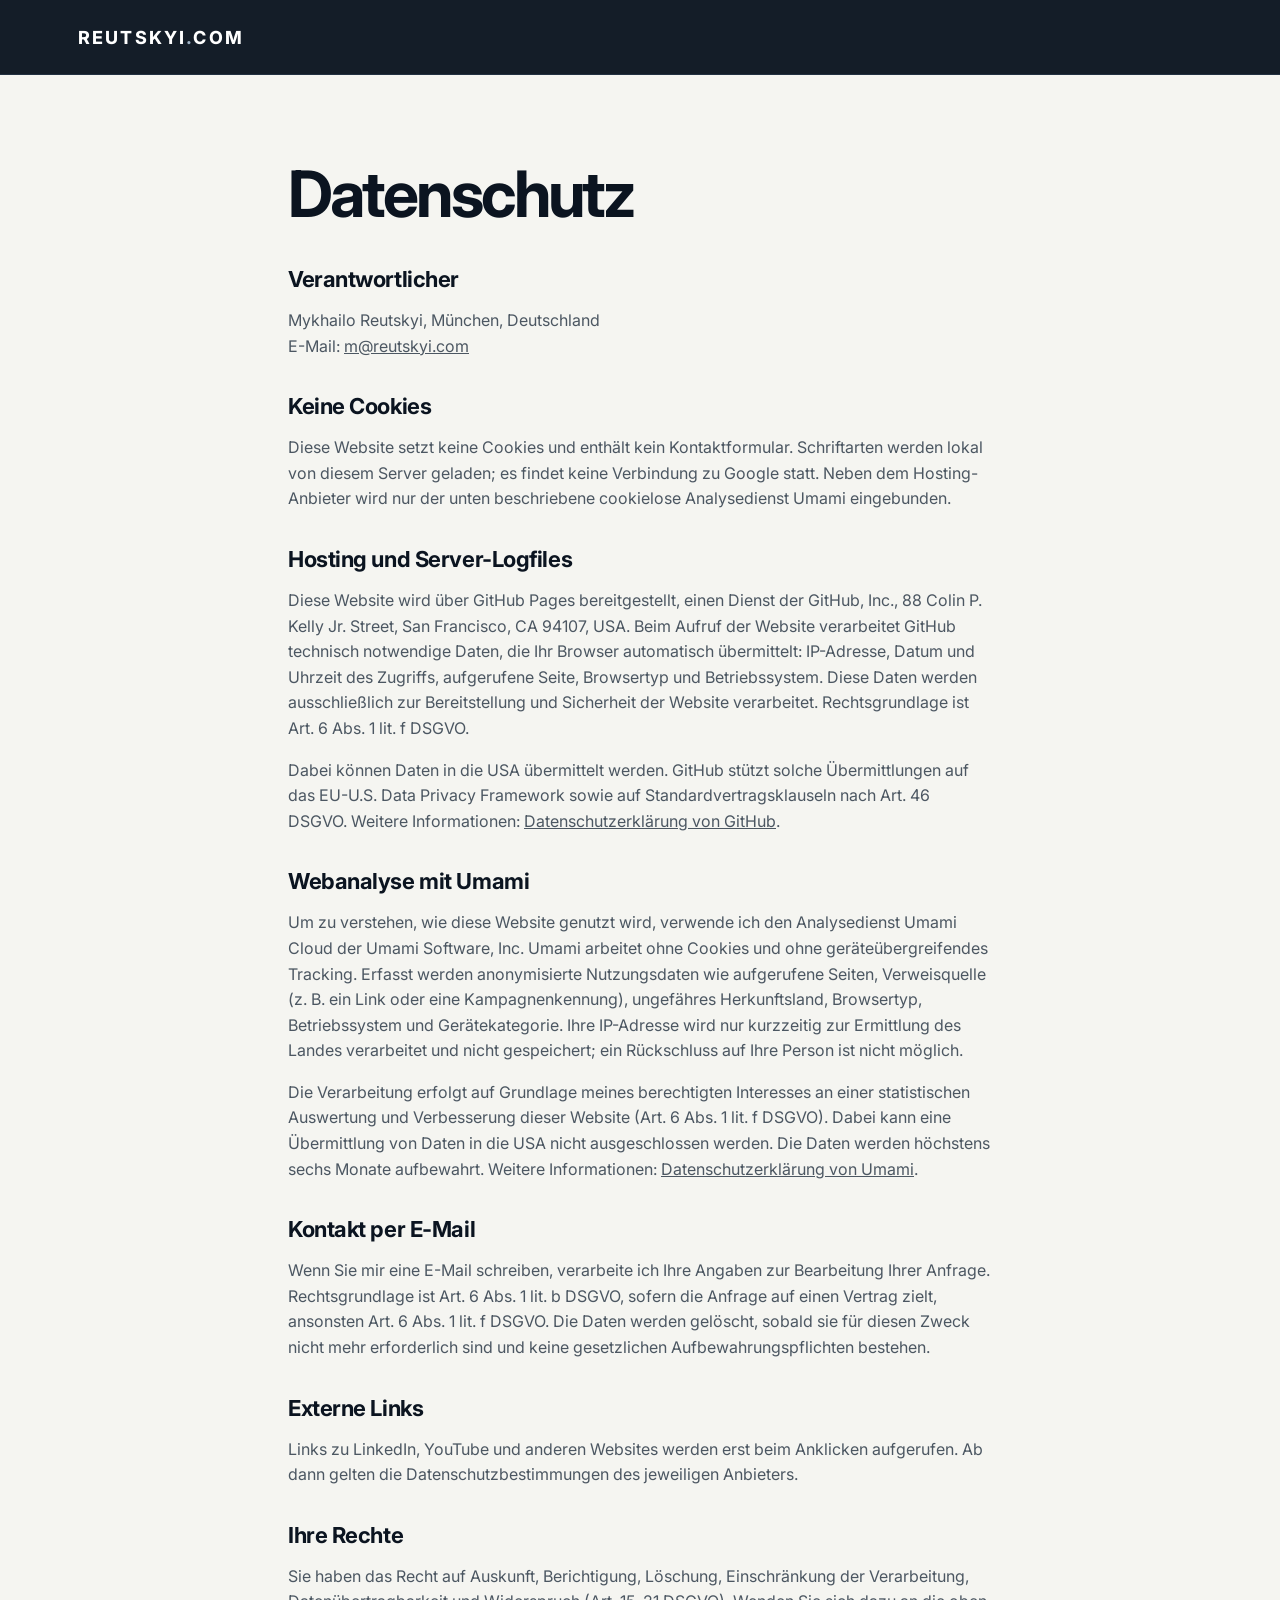
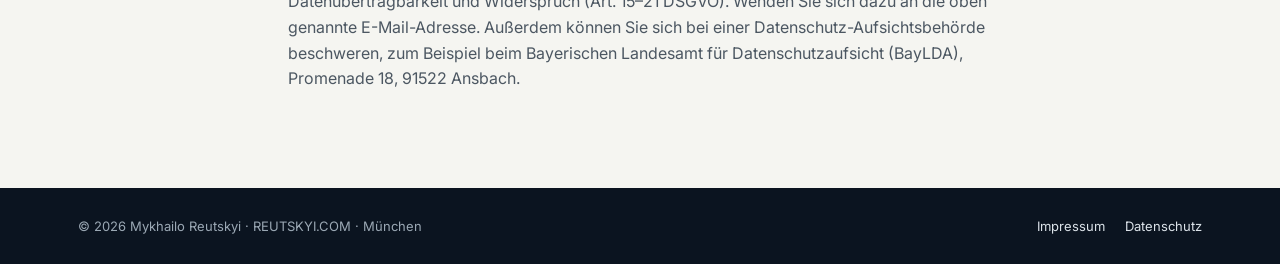
<file: datenschutz.html>
<!DOCTYPE html>
<html lang="de">
<head>
<meta charset="utf-8">
<meta name="viewport" content="width=device-width, initial-scale=1, viewport-fit=cover">
<title>Datenschutz — REUTSKYI.COM</title>
<meta name="robots" content="noindex, follow">
<meta name="theme-color" content="#0c1a2a">
<link rel="stylesheet" href="/site.css?v=20261016">
<link rel="icon" href="/favicon.ico" sizes="48x48">
<link rel="icon" type="image/png" href="/favicon-192.png" sizes="192x192">
<link rel="apple-touch-icon" href="/apple-touch-icon.png">
</head>
<body>
<header>
  <div class="wrap nav">
    <a class="logo" href="/" aria-label="reutskyi.com">REUTSKYI<span>.</span>COM</a>
  </div>
</header>
<main>
<section class="legal-main">
  <div class="wrap legal">
    <h1>Datenschutz</h1>
    <h2>Verantwortlicher</h2>
    <p>Mykhailo Reutskyi, München, Deutschland<br>E-Mail: <a href="mailto:m@reutskyi.com">m@reutskyi.com</a></p>
    <h2>Keine Cookies</h2>
    <p>Diese Website setzt keine Cookies und enthält kein Kontaktformular. Schriftarten werden lokal von diesem Server geladen; es findet keine Verbindung zu Google statt. Neben dem Hosting-Anbieter wird nur der unten beschriebene cookielose Analysedienst Umami eingebunden.</p>
    <h2>Hosting und Server-Logfiles</h2>
    <p>Diese Website wird über GitHub Pages bereitgestellt, einen Dienst der GitHub, Inc., 88 Colin P. Kelly Jr. Street, San Francisco, CA 94107, USA. Beim Aufruf der Website verarbeitet GitHub technisch notwendige Daten, die Ihr Browser automatisch übermittelt: IP-Adresse, Datum und Uhrzeit des Zugriffs, aufgerufene Seite, Browsertyp und Betriebssystem. Diese Daten werden ausschließlich zur Bereitstellung und Sicherheit der Website verarbeitet. Rechtsgrundlage ist Art. 6 Abs. 1 lit. f DSGVO.</p>
    <p>Dabei können Daten in die USA übermittelt werden. GitHub stützt solche Übermittlungen auf das EU-U.S. Data Privacy Framework sowie auf Standardvertragsklauseln nach Art. 46 DSGVO. Weitere Informationen: <a href="https://docs.github.com/de/site-policy/privacy-policies/github-general-privacy-statement" target="_blank" rel="noopener">Datenschutzerklärung von GitHub</a>.</p>
    <h2>Webanalyse mit Umami</h2>
    <p>Um zu verstehen, wie diese Website genutzt wird, verwende ich den Analysedienst Umami Cloud der Umami Software, Inc. Umami arbeitet ohne Cookies und ohne geräteübergreifendes Tracking. Erfasst werden anonymisierte Nutzungsdaten wie aufgerufene Seiten, Verweisquelle (z.&nbsp;B. ein Link oder eine Kampagnenkennung), ungefähres Herkunftsland, Browsertyp, Betriebssystem und Gerätekategorie. Ihre IP-Adresse wird nur kurzzeitig zur Ermittlung des Landes verarbeitet und nicht gespeichert; ein Rückschluss auf Ihre Person ist nicht möglich.</p>
    <p>Die Verarbeitung erfolgt auf Grundlage meines berechtigten Interesses an einer statistischen Auswertung und Verbesserung dieser Website (Art. 6 Abs. 1 lit. f DSGVO). Dabei kann eine Übermittlung von Daten in die USA nicht ausgeschlossen werden. Die Daten werden höchstens sechs Monate aufbewahrt. Weitere Informationen: <a href="https://umami.is/privacy" target="_blank" rel="noopener">Datenschutzerklärung von Umami</a>.</p>
    <h2>Kontakt per E-Mail</h2>
    <p>Wenn Sie mir eine E-Mail schreiben, verarbeite ich Ihre Angaben zur Bearbeitung Ihrer Anfrage. Rechtsgrundlage ist Art. 6 Abs. 1 lit. b DSGVO, sofern die Anfrage auf einen Vertrag zielt, ansonsten Art. 6 Abs. 1 lit. f DSGVO. Die Daten werden gelöscht, sobald sie für diesen Zweck nicht mehr erforderlich sind und keine gesetzlichen Aufbewahrungspflichten bestehen.</p>
    <h2>Externe Links</h2>
    <p>Links zu LinkedIn, YouTube und anderen Websites werden erst beim Anklicken aufgerufen. Ab dann gelten die Datenschutzbestimmungen des jeweiligen Anbieters.</p>
    <h2>Ihre Rechte</h2>
    <p>Sie haben das Recht auf Auskunft, Berichtigung, Löschung, Einschränkung der Verarbeitung, Datenübertragbarkeit und Widerspruch (Art. 15–21 DSGVO). Wenden Sie sich dazu an die oben genannte E-Mail-Adresse. Außerdem können Sie sich bei einer Datenschutz-Aufsichtsbehörde beschweren, zum Beispiel beim Bayerischen Landesamt für Datenschutzaufsicht (BayLDA), Promenade 18, 91522 Ansbach.</p>
  </div>
</section>
</main>
<footer>
  <div class="wrap footerrow">
    <span>© 2026 Mykhailo Reutskyi · REUTSKYI.COM · München</span>
    <nav aria-label="Rechtliches"><a href="/impressum.html">Impressum</a><a href="/datenschutz.html">Datenschutz</a></nav>
  </div>
</footer>
</body>
</html>
</file>
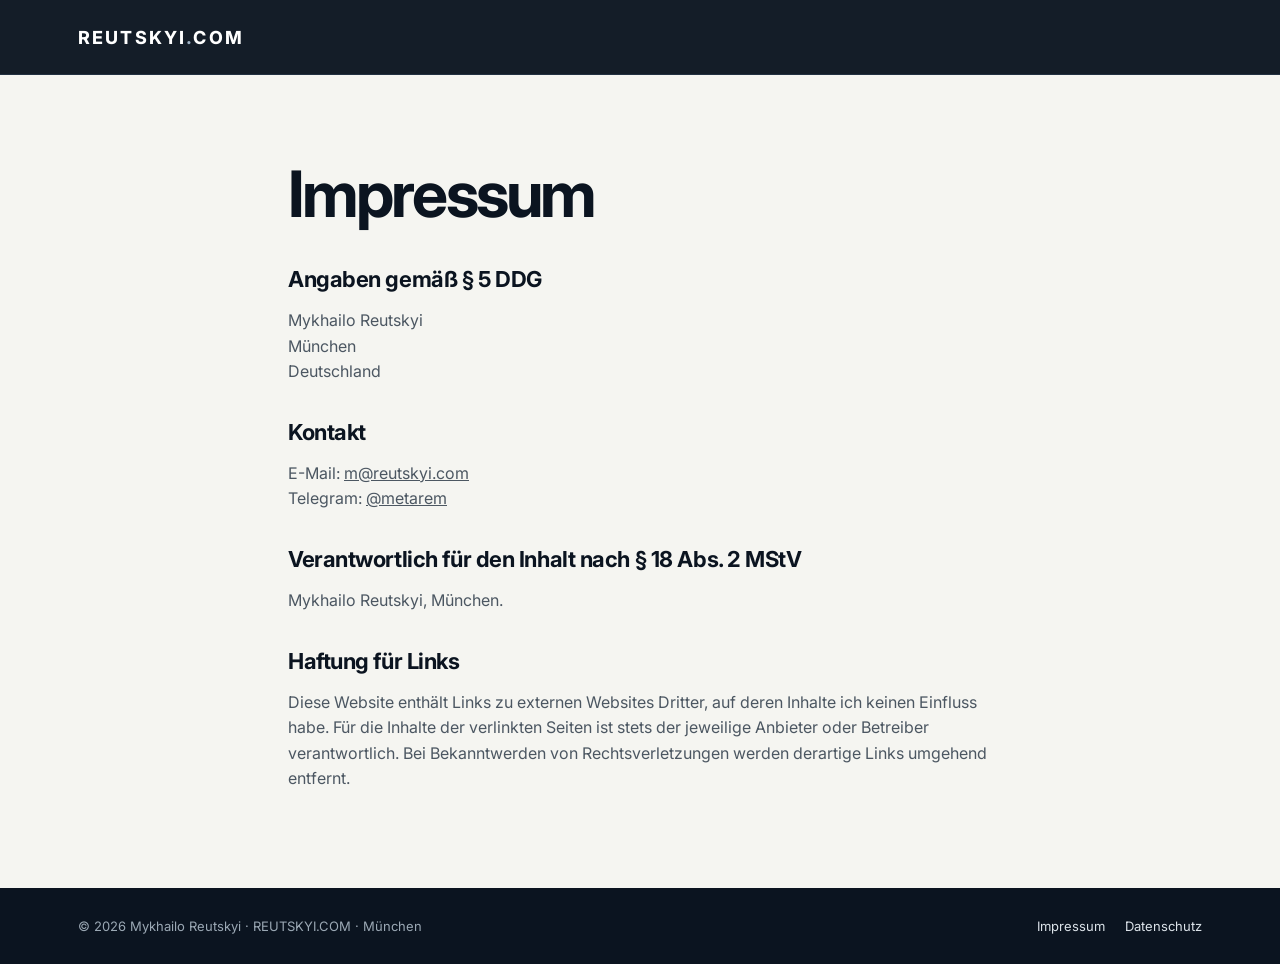
<file: impressum.html>
<!DOCTYPE html>
<html lang="de">
<head>
<meta charset="utf-8">
<meta name="viewport" content="width=device-width, initial-scale=1, viewport-fit=cover">
<title>Impressum — REUTSKYI.COM</title>
<meta name="robots" content="noindex, follow">
<meta name="theme-color" content="#0c1a2a">
<link rel="stylesheet" href="/site.css?v=20261016">
<link rel="icon" href="/favicon.ico" sizes="48x48">
<link rel="icon" type="image/png" href="/favicon-192.png" sizes="192x192">
<link rel="apple-touch-icon" href="/apple-touch-icon.png">
</head>
<body>
<header>
  <div class="wrap nav">
    <a class="logo" href="/" aria-label="reutskyi.com">REUTSKYI<span>.</span>COM</a>
  </div>
</header>
<main>
<section class="legal-main">
  <div class="wrap legal">
    <h1>Impressum</h1>
    <h2>Angaben gemäß § 5 DDG</h2>
    <p>Mykhailo Reutskyi<br>München<br>Deutschland</p>
    <h2>Kontakt</h2>
    <p>E-Mail: <a href="mailto:m@reutskyi.com">m@reutskyi.com</a><br>Telegram: <a href="https://t.me/metarem" target="_blank" rel="noopener">@metarem</a></p>
    <h2>Verantwortlich für den Inhalt nach § 18 Abs. 2 MStV</h2>
    <p>Mykhailo Reutskyi, München.</p>
    <h2>Haftung für Links</h2>
    <p>Diese Website enthält Links zu externen Websites Dritter, auf deren Inhalte ich keinen Einfluss habe. Für die Inhalte der verlinkten Seiten ist stets der jeweilige Anbieter oder Betreiber verantwortlich. Bei Bekanntwerden von Rechtsverletzungen werden derartige Links umgehend entfernt.</p>
  </div>
</section>
</main>
<footer>
  <div class="wrap footerrow">
    <span>© 2026 Mykhailo Reutskyi · REUTSKYI.COM · München</span>
    <nav aria-label="Rechtliches"><a href="/impressum.html">Impressum</a><a href="/datenschutz.html">Datenschutz</a></nav>
  </div>
</footer>
</body>
</html>
</file>
<file: site.css>
@font-face{font-family:"Inter";src:url(/inter.woff2) format("woff2");font-weight:100 900;font-display:swap}
:root{--ink:#0b1420;--paper:#f5f5f1;--muted:#6b7682;--line:#ccd2d7;--accent:#1d5f9e;--white:#fff;--max:1180px}
*{box-sizing:border-box}html{scroll-behavior:smooth;scroll-padding-top:80px}
body{margin:0;background:var(--paper);color:var(--ink);font-family:"Inter",ui-sans-serif,system-ui,-apple-system,BlinkMacSystemFont,"Segoe UI",sans-serif;-webkit-font-smoothing:antialiased}
a{color:inherit;text-decoration:none}
:focus-visible{outline:2px solid #9fb3c6;outline-offset:3px}
img{max-width:100%;display:block}
.wrap{max-width:var(--max);margin:auto;padding:0 28px}
header{position:sticky;top:0;z-index:20;background:rgba(11,20,32,.96);color:#fff;border-bottom:1px solid #233142;backdrop-filter:blur(12px);-webkit-backdrop-filter:blur(12px)}
.nav{height:74px;display:flex;align-items:center;justify-content:space-between;gap:25px}
.logo{font-size:18px;font-weight:750;letter-spacing:.12em;white-space:nowrap}.logo span{color:#9fb3c6}
.navlinks{display:flex;gap:25px;font-size:14px;color:#cbd2da}.navlinks a:hover{color:#fff}
.navbtn{border:1px solid #3a4c60;border-radius:999px;padding:9px 16px;font-size:14px;font-weight:650}
.hero{background:var(--ink);color:#fff;padding:95px 0 105px}
.eyebrow{text-transform:uppercase;letter-spacing:.16em;color:#8ea2b5;font-size:12px;font-weight:700;margin:0}
.hero h1{font-size:clamp(44px,7.4vw,88px);line-height:.96;letter-spacing:-.055em;max-width:950px;margin:24px 0;font-weight:800}
.hero h1 span{color:#9fb3c6}
.lead{font-size:clamp(19px,2.3vw,27px);line-height:1.35;max-width:800px;color:#dce3e9;margin:0}
.actions{display:flex;flex-wrap:wrap;gap:12px;margin-top:35px}
.btn{display:inline-block;padding:14px 20px;border-radius:999px;border:1px solid #3a4c60;font-weight:650}
.btn.primary{background:#fff;color:var(--ink);border-color:#fff}.btn.secondary{color:#fff}
.metrics{display:grid;grid-template-columns:repeat(4,1fr);gap:1px;background:#2a3948;margin-top:70px}
.metric{background:var(--ink);padding:25px}.metric strong{display:block;font-size:39px;letter-spacing:-.04em;font-weight:800}.metric small{color:#9eabb8;line-height:1.35;font-size:14px}
.section{padding:92px 0}.section.dark{background:#101c29;color:#fff}.section.white{background:#fff}
.section h2{font-size:clamp(34px,4.6vw,60px);line-height:1;letter-spacing:-.045em;margin:12px 0 25px;font-weight:800}
.intro{max-width:700px;color:var(--muted);font-size:19px;line-height:1.55;margin:0}.dark .intro{color:#aeb9c4}
.grid3{display:grid;grid-template-columns:repeat(3,1fr);gap:1px;background:var(--line);margin-top:50px;border:1px solid var(--line)}
.cell{background:var(--paper);padding:30px;min-height:190px}.white .cell{background:#fff}
.cell b{font-size:12px;color:var(--muted);letter-spacing:.08em}
.cell h3{font-size:22px;margin:8px 0 12px;letter-spacing:-.02em}
.cell p{color:#5f6a75;line-height:1.5;margin:0}
.cell.key{background:var(--ink);color:#fff}.cell.key p{color:#b6c0ca}.cell.key b{color:#9fb3c6}
.note{margin:28px 0 0;color:var(--muted);font-size:16px;line-height:1.55;max-width:760px}.note strong{color:var(--ink)}
.cases{margin-top:45px;border-top:1px solid #314151}
.case{border-bottom:1px solid #314151;padding:28px 0}
.case>summary{list-style:none;display:grid;grid-template-columns:130px 1fr 150px 32px;gap:20px;align-items:start;cursor:pointer}
.case>summary::-webkit-details-marker{display:none}
.case-num{color:#8795a3;font-size:13px;letter-spacing:.08em;padding-top:8px}
.case h3{font-size:clamp(22px,2.8vw,32px);margin:0 0 8px;letter-spacing:-.02em}
.case-meta{color:#8e9ba8;margin:0}
.case-value{text-align:right;font-size:30px;font-weight:800;letter-spacing:-.03em}
.case>summary:hover h3{color:#9fb3c6}
.case-body{display:grid;grid-template-columns:1fr 1fr;gap:35px;padding:22px 170px 6px 150px}
.case-body p{color:#b6c0ca;line-height:1.55;margin:0}
.case-body a{color:#fff;text-decoration:underline;text-underline-offset:3px}
.tags{grid-column:1/-1}
.tag{display:inline-block;border:1px solid #405163;border-radius:999px;padding:6px 10px;font-size:12px;color:#b7c3ce;margin:4px 4px 0 0}
.reviews{display:grid;grid-template-columns:1fr 1fr;gap:1px;background:var(--line);margin-top:45px;border:1px solid var(--line)}
.review{margin:0;background:var(--paper);padding:34px;display:flex;flex-direction:column;justify-content:space-between;gap:26px}
.review blockquote{margin:0;font-size:19px;line-height:1.5;letter-spacing:-.01em}
.review figcaption{display:flex;align-items:center;gap:14px;font-size:14px;color:var(--muted);line-height:1.4}
.review figcaption img{width:52px;height:52px;border-radius:50%;object-fit:cover;flex:none}
.review figcaption b{display:block;color:var(--ink);font-size:16px}
.cta{background:#dfe5e9;padding:75px 0}
.cta-inner{display:flex;justify-content:space-between;align-items:end;gap:35px}
.cta h2{margin:0 0 22px;max-width:700px}
.me{display:flex;gap:16px;align-items:center;max-width:620px;color:#4c5762;font-size:15px;line-height:1.5}
.me img{width:72px;height:72px;border-radius:50%;object-fit:cover;flex:none}
.me b{color:var(--ink)}
.me a{text-decoration:underline;text-underline-offset:3px}
.contact{white-space:nowrap;text-align:right}
.contact .mail{display:block;margin-top:10px;color:#4c5762;font-size:15px}
footer{background:var(--ink);color:#9ba8b4;padding:30px 0;font-size:13px}
.footerrow{display:flex;justify-content:space-between;gap:20px;flex-wrap:wrap}
footer nav{display:flex;gap:20px}footer nav a{color:#dce3e9}
.legal-main{padding:80px 0}.legal{max-width:760px}
.legal h1{font-size:clamp(40px,6vw,64px);letter-spacing:-.045em;margin:0 0 28px}
.legal h2{font-size:22px;letter-spacing:-.02em;margin:34px 0 10px}
.legal p{color:#4c5762;line-height:1.6}.legal a{text-decoration:underline}
@media(max-width:900px){
 .navlinks{display:none}.wrap{padding:0 20px}.hero{padding:70px 0 75px}
 .metrics,.grid3{grid-template-columns:1fr 1fr}
 .case>summary{grid-template-columns:55px 1fr 90px}
 .case-body{grid-template-columns:1fr;padding:20px 0 0 75px}
 .reviews{grid-template-columns:1fr}
 .cta-inner{display:block}.contact{text-align:left;margin-top:28px}
}
@media(max-width:520px){
 .metrics,.grid3{grid-template-columns:1fr}.metric{padding:20px}
 .case>summary{grid-template-columns:1fr}.case-num{padding:0}.case-value{text-align:left;font-size:24px}
 .case-body{padding:16px 0 0}
 .review{padding:24px}
}
@media (prefers-reduced-motion:reduce){html{scroll-behavior:auto}}
.case-body.one{grid-template-columns:1fr;max-width:none}
.case-body.one p{max-width:70ch}
.case-num{line-height:1.5}
.cta h2{font-size:clamp(30px,4vw,48px);letter-spacing:-.04em;line-height:1.05;font-weight:800}
.metrics.one{grid-template-columns:auto;background:none;border-top:1px solid #2a3948;margin-top:60px}
.metrics.one .metric{padding:28px 0 0;display:flex;align-items:baseline;gap:14px}
.metrics.one small{font-size:16px}
.review blockquote::before{content:"";display:block;width:46px;height:35px;margin-bottom:22px;background-color:var(--accent);-webkit-mask:url("data:image/svg+xml,%3Csvg xmlns='http://www.w3.org/2000/svg' viewBox='0 0 48 36'%3E%3Cpath d='M0 36V22C0 9.6 6.2 2.2 18.6 0l2 4.4C13.6 6.4 10.2 10.6 9.8 17H20v19H0zm27.4 0V22C27.4 9.6 33.6 2.2 46 0l2 4.4c-7 2-10.4 6.2-10.8 12.6H47.4v19h-20z'/%3E%3C/svg%3E") no-repeat center/contain;mask:url("data:image/svg+xml,%3Csvg xmlns='http://www.w3.org/2000/svg' viewBox='0 0 48 36'%3E%3Cpath d='M0 36V22C0 9.6 6.2 2.2 18.6 0l2 4.4C13.6 6.4 10.2 10.6 9.8 17H20v19H0zm27.4 0V22C27.4 9.6 33.6 2.2 46 0l2 4.4c-7 2-10.4 6.2-10.8 12.6H47.4v19h-20z'/%3E%3C/svg%3E") no-repeat center/contain}
.review figcaption{min-height:66px;align-items:flex-start}
.case-body.one p+p{margin-top:12px}
.case-row{display:grid;grid-template-columns:130px 1fr 150px;gap:20px;align-items:start}
.case.static h3{cursor:default}
@media(max-width:900px){.case-row{grid-template-columns:55px 1fr 90px}}
@media(max-width:520px){.case-row{grid-template-columns:1fr}}
.case-meta a{color:#dce3e9;text-decoration:underline;text-underline-offset:3px}
.outlets{list-style:none;margin:0;padding:0;columns:2;column-gap:40px;color:#b6c0ca;line-height:1.5}.outlets li{break-inside:avoid;padding:6px 0;border-bottom:1px solid #243445}.outlets a{color:#fff;text-decoration:underline;text-underline-offset:3px}@media(max-width:700px){.outlets{columns:1}}
.btn.primary.dark{background:var(--ink);color:#fff;border-color:var(--ink)}
.contact .mail{display:flex;gap:10px;align-items:center;justify-content:flex-end;margin:12px 0 0;color:#4c5762;font-size:15px}
.copy{font:inherit;font-size:13px;border:1px solid #9aa6b1;background:transparent;border-radius:999px;padding:4px 10px;cursor:pointer;color:var(--ink)}
.copy:hover{background:#fff}
.mail-hint{margin:6px 0 0;font-size:12px;color:#7a8590;white-space:normal}
@media(max-width:900px){.contact .mail{justify-content:flex-start}}
.cbtns{display:flex;gap:10px;justify-content:flex-end;flex-wrap:wrap}
.btn.outline{border-color:var(--ink);color:var(--ink)}
.btn.outline:hover{background:#fff}
@media(max-width:900px){.cbtns{justify-content:flex-start}}
.contact .mail{font-size:20px;font-weight:600;color:var(--ink);letter-spacing:-.01em;margin-top:16px}
.case .tog{width:32px;height:32px;border:1px solid #405163;border-radius:50%;position:relative;margin-top:4px;transition:border-color .2s}
.case .tog::before,.case .tog::after{content:"";position:absolute;left:9px;right:9px;top:15px;height:1.5px;background:#dce3e9;transition:transform .25s}
.case .tog::after{transform:rotate(90deg)}
.case[open] .tog::after{transform:rotate(0)}
.case>summary:hover .tog{border-color:#9fb3c6}
@media(max-width:900px){.case>summary{grid-template-columns:55px 1fr 90px 32px}}
@media(max-width:520px){.case>summary{grid-template-columns:1fr 32px}.case>summary .case-num{grid-column:1}.case>summary>div{grid-column:1}.case>summary .case-value{grid-column:1}.case>summary .tog{grid-column:2;grid-row:1}}
.case-body.one{gap:12px}.case-body.one p+p{margin-top:0}
.case-value small{display:block;font-size:13px;font-weight:500;letter-spacing:0;color:#8e9ba8;margin-top:4px;line-height:1.3}
@media(max-width:520px){.case-value small{display:inline;margin-left:8px}}
.cta .contact{display:flex;flex-direction:column;align-items:stretch;text-align:center}
.cta .contact .cbtns{justify-content:center}
.cta .contact .cbtns .btn{width:100%;text-align:center}
.cta .contact .mail{justify-content:center;text-align:center;margin-top:14px}
@media(max-width:900px){.cta .contact{align-items:flex-start;text-align:left}.cta .contact .cbtns .btn{width:auto}.cta .contact .mail{justify-content:flex-start;text-align:left}}
.nav{justify-content:flex-start}
.navlinks{margin:0 auto}
.nav .lang{font-size:13px;font-weight:700;letter-spacing:.08em;color:#cbd2da;border:1px solid #3a4c60;border-radius:999px;padding:8px 12px;margin-right:10px}
.nav .lang:hover{color:#fff}
@media(max-width:900px){.nav .lang{margin-left:auto}}
.me{gap:20px}.me img{width:110px;height:110px}@media(max-width:520px){.me img{width:88px;height:88px}}
/* mobile-nav-fit */@media(max-width:520px){.nav{gap:10px}.logo{font-size:15px;letter-spacing:.08em}.navbtn{padding:8px 12px;font-size:13px}.nav .lang{padding:7px 9px;margin-right:4px;font-size:12px}}
.review .avatar{width:52px;height:52px;border-radius:50%;flex:none;display:grid;place-items:center;background:#0b1420;color:#fff;font-weight:700;font-size:16px;letter-spacing:.02em}
@media(min-width:1101px){.reviews{grid-template-columns:repeat(3,1fr)}.review blockquote{font-size:17px}}
@media(min-width:1101px){.review figcaption{min-height:104px}}


.cell.key .badge{display:table;margin:0 0 14px;border:1px solid #9fb3c6;border-radius:999px;color:#fff;font-size:11px;font-weight:600;letter-spacing:.12em;text-transform:uppercase;padding:6px 12px;white-space:nowrap}
</file>
